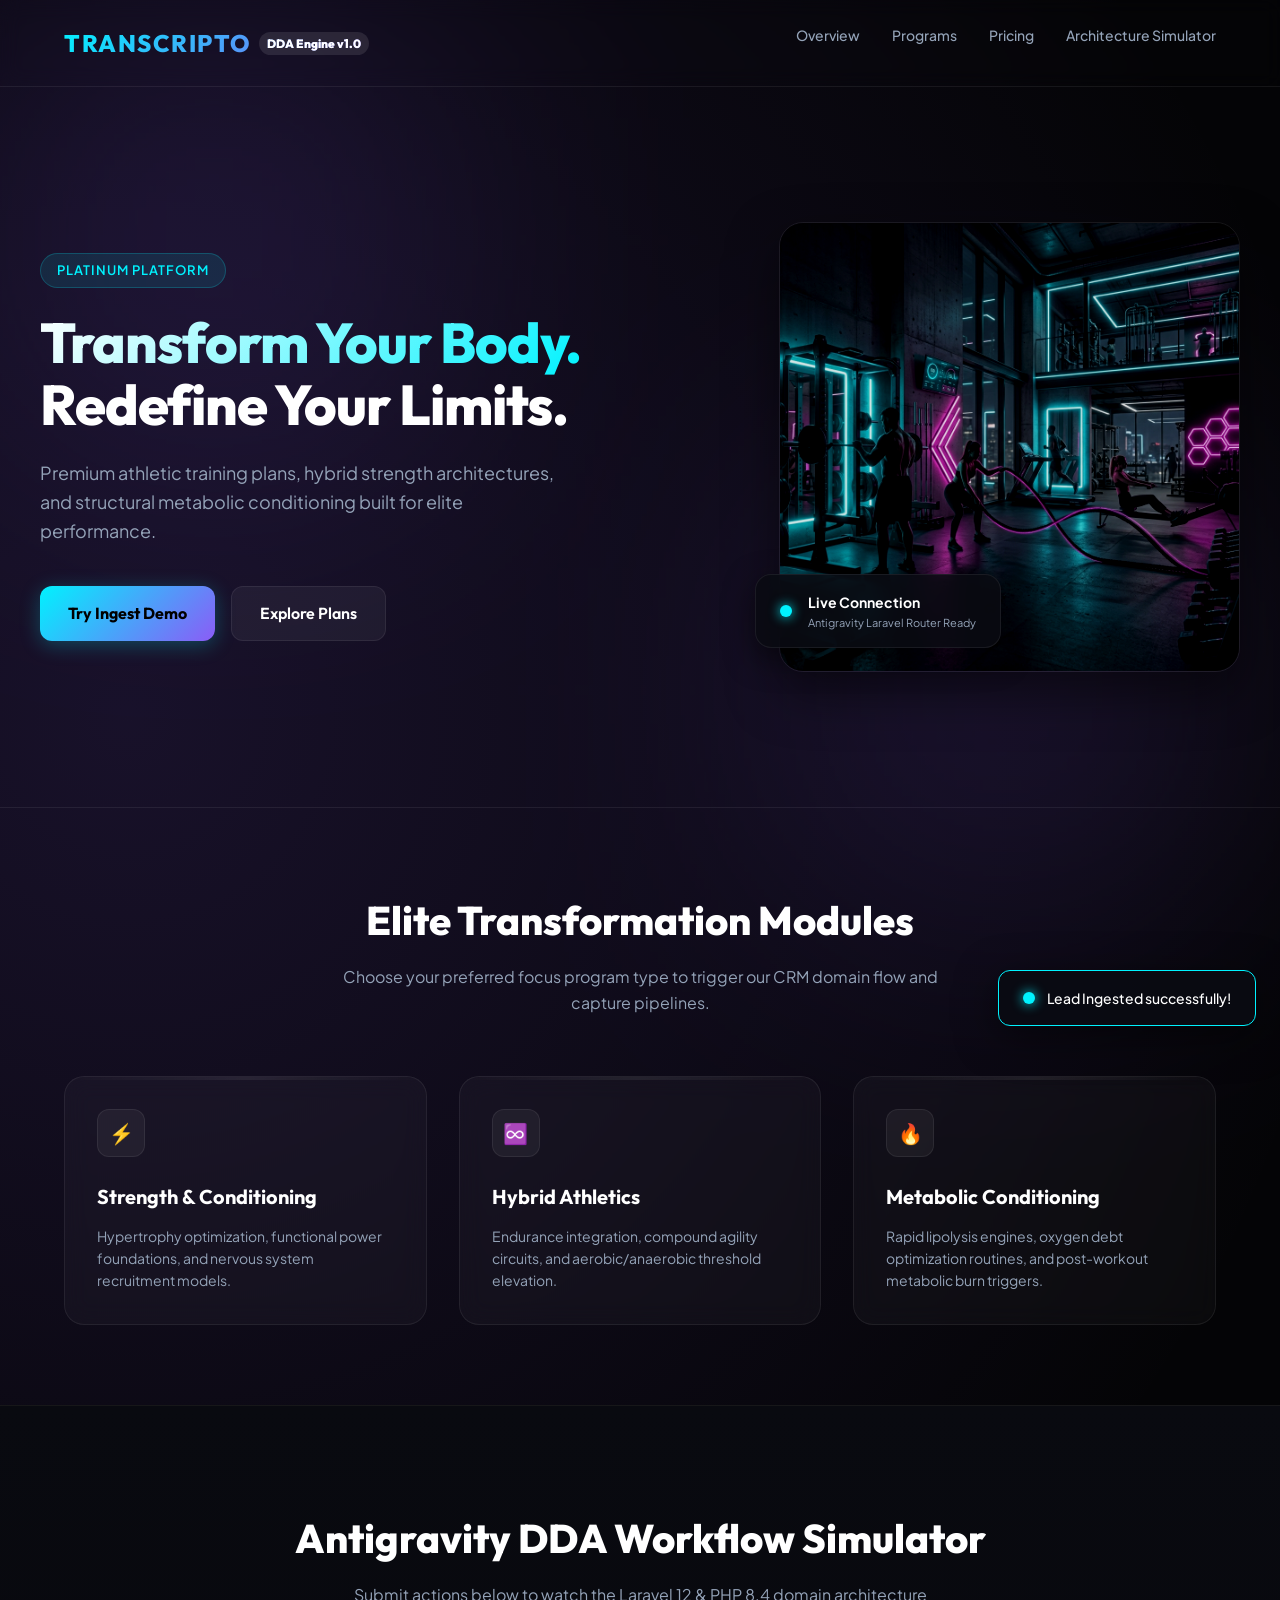
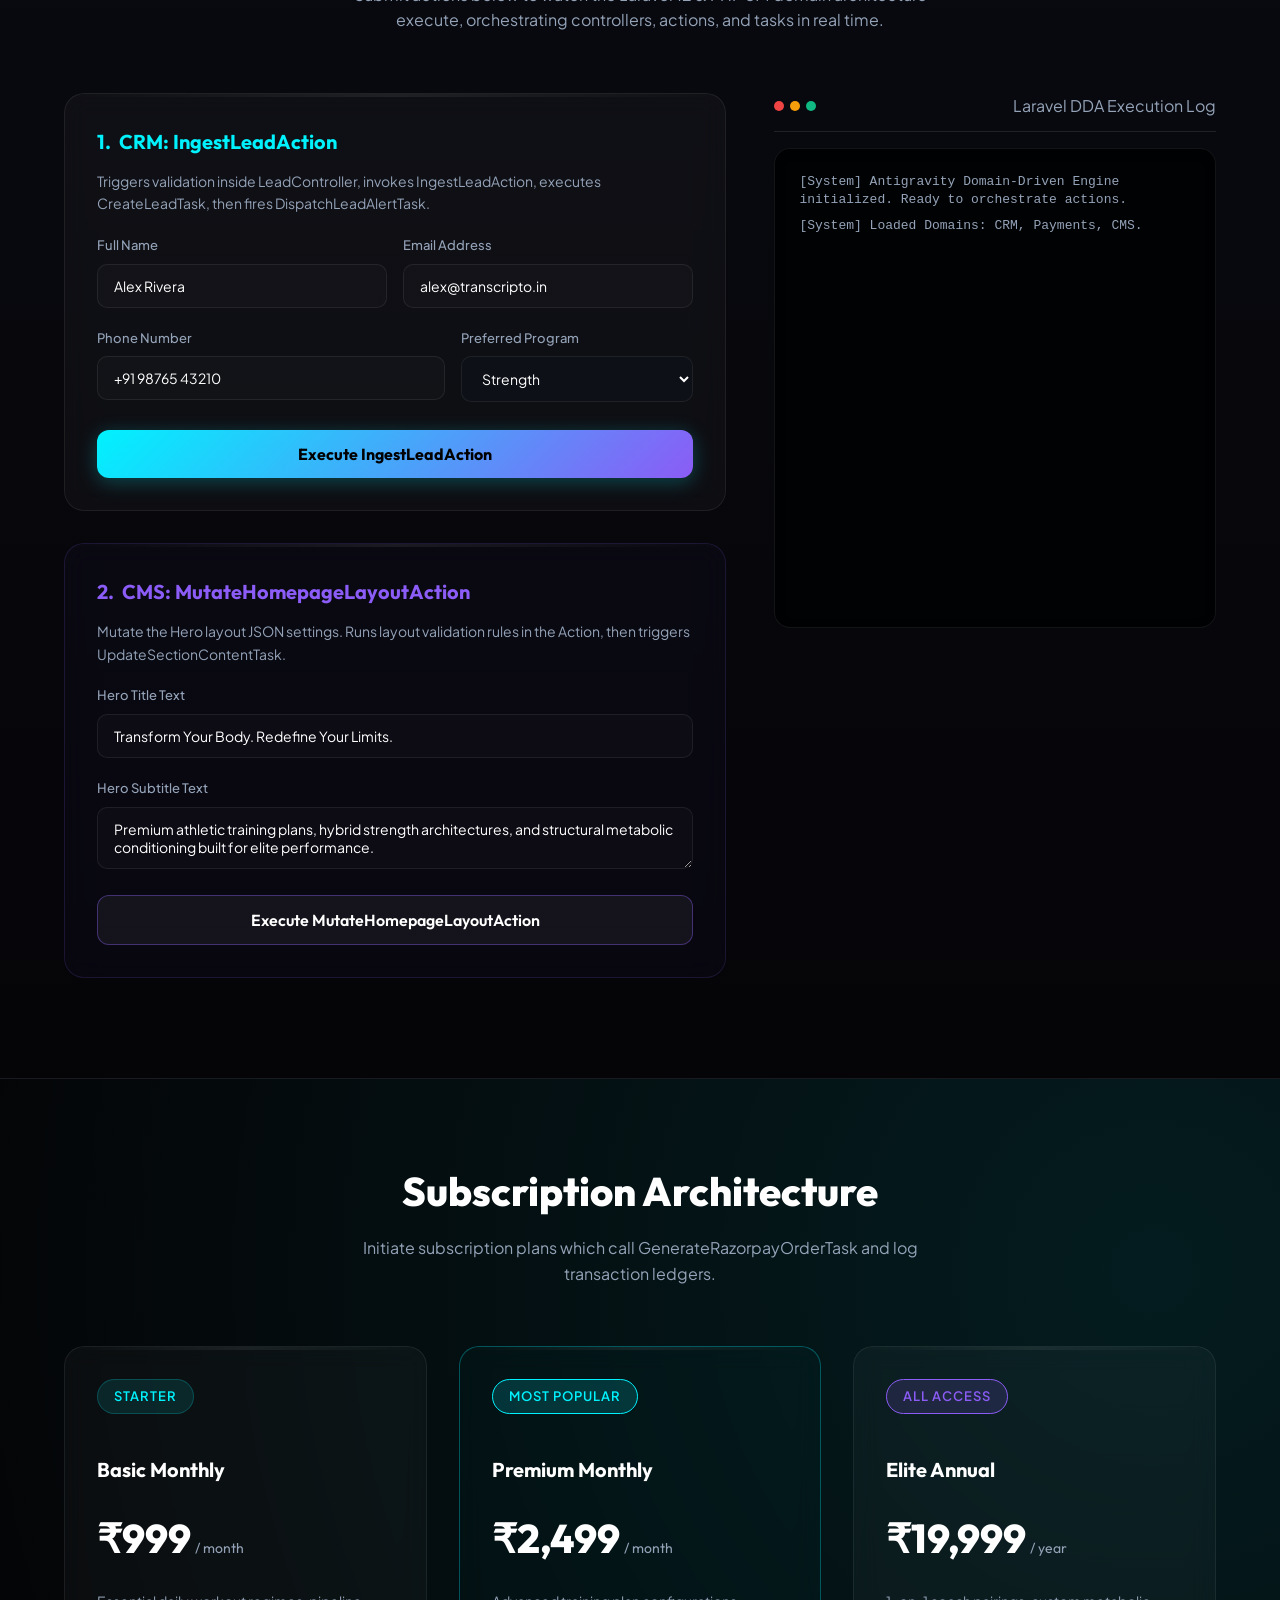
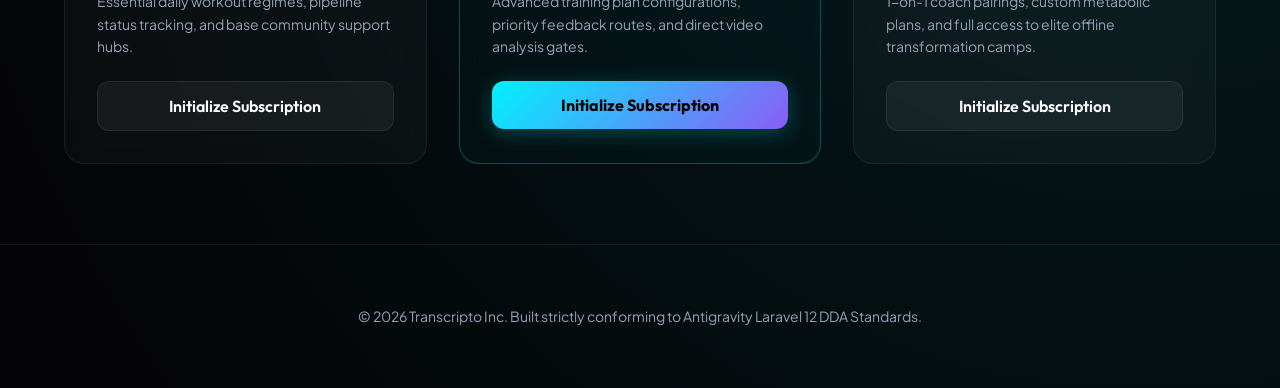
<file: public/preview.html>
<!DOCTYPE html>
<html lang="en">
<head>
    <meta charset="UTF-8">
    <meta name="viewport" content="width=device-width, initial-scale=1.0">
    <title>Transcripto | Premium Fitness Transformation</title>
    <meta name="description" content="Witness the ultimate evolution in personalized strength, conditioning, and metabolic wellness with the Transcripto transformation engine.">
    <!-- Google Fonts -->
    <link rel="preconnect" href="https://fonts.googleapis.com">
    <link rel="preconnect" href="https://fonts.gstatic.com" crossorigin>
    <link href="https://fonts.googleapis.com/css2?family=Outfit:wght@300;400;600;800&family=Plus+Jakarta+Sans:wght@300;400;500;700&display=swap" rel="stylesheet">
    <style>
        :root {
            --bg-color: #040406;
            --card-bg: rgba(255, 255, 255, 0.03);
            --card-border: rgba(255, 255, 255, 0.07);
            --text-primary: #ffffff;
            --text-secondary: #94a3b8;
            --accent-cyan: #00f2fe;
            --accent-pink: #fe0879;
            --accent-purple: #8b5cf6;
            --font-head: 'Outfit', sans-serif;
            --font-body: 'Plus Jakarta Sans', sans-serif;
        }

        * {
            margin: 0;
            padding: 0;
            box-sizing: border-box;
        }

        body {
            background-color: var(--bg-color);
            background-image: 
                radial-gradient(circle at 10% 20%, rgba(139, 92, 246, 0.15) 0%, transparent 40%),
                radial-gradient(circle at 90% 80%, rgba(0, 242, 254, 0.1) 0%, transparent 40%);
            color: var(--text-primary);
            font-family: var(--font-body);
            overflow-x: hidden;
            line-height: 1.6;
        }

        /* Ambient Glow Objects */
        .ambient-glow {
            position: absolute;
            width: 300px;
            height: 300px;
            background: var(--accent-purple);
            filter: blur(150px);
            opacity: 0.3;
            pointer-events: none;
            z-index: 0;
        }

        /* Layout Container */
        .container {
            max-width: 1200px;
            margin: 0 auto;
            padding: 0 24px;
            position: relative;
            z-index: 1;
        }

        /* Navigation Header */
        header {
            padding: 24px 0;
            display: flex;
            justify-content: space-between;
            align-items: center;
            border-bottom: 1px solid var(--card-border);
            backdrop-filter: blur(10px);
            position: sticky;
            top: 0;
            z-index: 100;
        }

        .logo {
            font-family: var(--font-head);
            font-weight: 800;
            font-size: 24px;
            letter-spacing: 1.5px;
            background: linear-gradient(135deg, var(--accent-cyan), var(--accent-purple));
            -webkit-background-clip: text;
            -webkit-text-fill-color: transparent;
            display: flex;
            align-items: center;
            gap: 8px;
        }

        .logo span {
            color: var(--text-primary);
            font-size: 12px;
            background: rgba(255, 255, 255, 0.1);
            padding: 2px 8px;
            border-radius: 20px;
            letter-spacing: normal;
            -webkit-text-fill-color: var(--text-primary);
        }

        .nav-links {
            display: flex;
            gap: 32px;
        }

        .nav-links a {
            color: var(--text-secondary);
            text-decoration: none;
            font-size: 14px;
            font-weight: 500;
            transition: color 0.3s;
        }

        .nav-links a:hover {
            color: var(--accent-cyan);
        }

        /* Hero Section */
        .hero {
            display: flex;
            align-items: center;
            justify-content: space-between;
            gap: 48px;
            padding: 80px 0;
            min-height: 80vh;
        }

        .hero-text {
            flex: 1.2;
        }

        .hero-badge {
            background: rgba(0, 242, 254, 0.1);
            color: var(--accent-cyan);
            border: 1px solid rgba(0, 242, 254, 0.2);
            padding: 6px 16px;
            border-radius: 30px;
            font-size: 13px;
            font-weight: 600;
            display: inline-block;
            margin-bottom: 24px;
            text-transform: uppercase;
            letter-spacing: 1px;
        }

        .hero-title {
            font-family: var(--font-head);
            font-weight: 800;
            font-size: 56px;
            line-height: 1.1;
            margin-bottom: 24px;
            letter-spacing: -1px;
        }

        .hero-title span {
            background: linear-gradient(135deg, #ffffff, var(--accent-cyan));
            -webkit-background-clip: text;
            -webkit-text-fill-color: transparent;
        }

        .hero-subtitle {
            font-size: 18px;
            color: var(--text-secondary);
            margin-bottom: 40px;
            max-width: 520px;
        }

        .hero-cta {
            display: flex;
            gap: 16px;
        }

        .btn {
            font-family: var(--font-head);
            font-weight: 600;
            padding: 14px 28px;
            border-radius: 12px;
            font-size: 16px;
            cursor: pointer;
            transition: all 0.3s cubic-bezier(0.4, 0, 0.2, 1);
            text-decoration: none;
            display: inline-flex;
            align-items: center;
            justify-content: center;
            gap: 8px;
        }

        .btn-primary {
            background: linear-gradient(135deg, var(--accent-cyan), var(--accent-purple));
            color: #000;
            font-weight: 700;
            border: none;
            box-shadow: 0 4px 20px rgba(0, 242, 254, 0.25);
        }

        .btn-primary:hover {
            transform: translateY(-2px);
            box-shadow: 0 8px 30px rgba(0, 242, 254, 0.4);
        }

        .btn-secondary {
            background: rgba(255, 255, 255, 0.05);
            color: var(--text-primary);
            border: 1px solid var(--card-border);
        }

        .btn-secondary:hover {
            background: rgba(255, 255, 255, 0.1);
            border-color: rgba(255, 255, 255, 0.2);
            transform: translateY(-2px);
        }

        .hero-visual {
            flex: 0.8;
            position: relative;
        }

        .hero-image-wrapper {
            width: 100%;
            height: 450px;
            border-radius: 24px;
            overflow: hidden;
            border: 1px solid var(--card-border);
            box-shadow: 0 20px 50px rgba(0,0,0,0.5);
            position: relative;
        }

        .hero-image {
            width: 100%;
            height: 100%;
            object-fit: cover;
            filter: brightness(0.85) contrast(1.1);
            transition: transform 0.8s ease;
        }

        .hero-image-wrapper:hover .hero-image {
            transform: scale(1.05);
        }

        .hero-overlay-card {
            position: absolute;
            bottom: 24px;
            left: -24px;
            background: rgba(10, 11, 18, 0.85);
            backdrop-filter: blur(12px);
            border: 1px solid var(--card-border);
            padding: 16px 24px;
            border-radius: 16px;
            display: flex;
            align-items: center;
            gap: 16px;
            box-shadow: 0 10px 30px rgba(0,0,0,0.5);
            animation: float 4s ease-in-out infinite;
        }

        @keyframes float {
            0%, 100% { transform: translateY(0); }
            50% { transform: translateY(-8px); }
        }

        .glow-dot {
            width: 12px;
            height: 12px;
            background: var(--accent-cyan);
            border-radius: 50%;
            box-shadow: 0 0 12px var(--accent-cyan);
        }

        /* Programs Section */
        .section-title {
            text-align: center;
            margin-bottom: 60px;
        }

        .section-title h2 {
            font-family: var(--font-head);
            font-size: 40px;
            font-weight: 800;
            margin-bottom: 12px;
        }

        .section-title p {
            color: var(--text-secondary);
            font-size: 16px;
            max-width: 600px;
            margin: 0 auto;
        }

        .programs {
            padding: 80px 0;
            border-top: 1px solid var(--card-border);
        }

        .grid-3 {
            display: grid;
            grid-template-columns: repeat(auto-fit, minmax(300px, 1fr));
            gap: 32px;
        }

        .glass-card {
            background: var(--card-bg);
            border: 1px solid var(--card-border);
            border-radius: 20px;
            padding: 32px;
            backdrop-filter: blur(12px);
            transition: all 0.4s cubic-bezier(0.4, 0, 0.2, 1);
            position: relative;
            overflow: hidden;
        }

        .glass-card::before {
            content: '';
            position: absolute;
            top: 0;
            left: 0;
            right: 0;
            height: 3px;
            background: linear-gradient(90deg, transparent, var(--card-border), transparent);
            transition: all 0.4s;
        }

        .glass-card:hover {
            transform: translateY(-6px);
            border-color: rgba(255, 255, 255, 0.15);
            background: rgba(255, 255, 255, 0.05);
            box-shadow: 0 12px 40px rgba(0, 0, 0, 0.4);
        }

        .glass-card:hover::before {
            background: linear-gradient(90deg, transparent, var(--accent-cyan), var(--accent-purple), transparent);
        }

        .card-icon {
            width: 48px;
            height: 48px;
            border-radius: 12px;
            background: rgba(255, 255, 255, 0.05);
            display: flex;
            align-items: center;
            justify-content: center;
            margin-bottom: 24px;
            font-size: 20px;
            border: 1px solid var(--card-border);
            color: var(--accent-cyan);
        }

        .card-title {
            font-family: var(--font-head);
            font-size: 20px;
            font-weight: 700;
            margin-bottom: 12px;
        }

        .card-desc {
            color: var(--text-secondary);
            font-size: 14px;
        }

        /* interactive DDA Simulator */
        .simulator {
            background: linear-gradient(180deg, #090a10 0%, #050508 100%);
            border-top: 1px solid var(--card-border);
            border-bottom: 1px solid var(--card-border);
            padding: 100px 0;
            position: relative;
        }

        .sim-grid {
            display: grid;
            grid-template-columns: 1.2fr 0.8fr;
            gap: 48px;
        }

        .sim-console {
            background: #010204;
            border: 1px solid var(--card-border);
            border-radius: 16px;
            padding: 24px;
            font-family: monospace;
            font-size: 13px;
            color: #10b981;
            height: 480px;
            overflow-y: auto;
            position: relative;
            box-shadow: inset 0 2px 8px rgba(0,0,0,0.8);
        }

        .console-header {
            display: flex;
            justify-content: space-between;
            align-items: center;
            border-bottom: 1px solid rgba(255,255,255,0.1);
            padding-bottom: 12px;
            margin-bottom: 16px;
            color: var(--text-secondary);
        }

        .console-dots {
            display: flex;
            gap: 6px;
        }

        .dot-red { background: #ef4444; width: 10px; height: 10px; border-radius: 50%; }
        .dot-yellow { background: #f59e0b; width: 10px; height: 10px; border-radius: 50%; }
        .dot-green { background: #10b981; width: 10px; height: 10px; border-radius: 50%; }

        .console-line {
            margin-bottom: 8px;
            line-height: 1.4;
        }

        .console-line.cmd {
            color: var(--accent-cyan);
        }

        .console-line.info {
            color: var(--text-secondary);
        }

        .console-line.success {
            color: #10b981;
        }

        .console-line.error {
            color: var(--accent-pink);
        }

        /* Lead Form styles */
        .form-group {
            margin-bottom: 20px;
        }

        .form-group label {
            display: block;
            font-size: 13px;
            color: var(--text-secondary);
            margin-bottom: 8px;
            font-weight: 500;
        }

        .form-input {
            width: 100%;
            background: rgba(255, 255, 255, 0.02);
            border: 1px solid var(--card-border);
            border-radius: 10px;
            padding: 12px 16px;
            color: #fff;
            font-family: inherit;
            font-size: 14px;
            transition: all 0.3s;
        }

        .form-input:focus {
            outline: none;
            border-color: var(--accent-cyan);
            background: rgba(255, 255, 255, 0.05);
            box-shadow: 0 0 10px rgba(0, 242, 254, 0.15);
        }

        /* Pricing Cards */
        .pricing {
            padding: 80px 0;
        }

        .price-tag {
            font-family: var(--font-head);
            font-size: 40px;
            font-weight: 800;
            margin: 20px 0;
            color: #fff;
            display: flex;
            align-items: baseline;
            gap: 4px;
        }

        .price-tag span {
            font-size: 14px;
            color: var(--text-secondary);
            font-weight: 400;
        }

        /* CMS Control Panel */
        .cms-panel {
            background: rgba(139, 92, 246, 0.03);
            border: 1px solid rgba(139, 92, 246, 0.15);
        }

        /* Toast notifications */
        .toast {
            position: fixed;
            bottom: 24px;
            right: 24px;
            background: rgba(10, 11, 18, 0.95);
            border: 1px solid var(--accent-cyan);
            border-radius: 12px;
            padding: 16px 24px;
            box-shadow: 0 10px 40px rgba(0,0,0,0.5);
            display: flex;
            align-items: center;
            gap: 12px;
            transform: translateY(150px);
            transition: transform 0.4s cubic-bezier(0.175, 0.885, 0.32, 1.275);
            z-index: 1000;
        }

        .toast.show {
            transform: translateY(0);
        }

        /* Pulse highlight animation */
        @keyframes pulse-highlight {
            0% { box-shadow: 0 0 0 0 rgba(0, 242, 254, 0.7); }
            70% { box-shadow: 0 0 0 15px rgba(0, 242, 254, 0); }
            100% { box-shadow: 0 0 0 0 rgba(0, 242, 254, 0); }
        }

        .pulse-target {
            animation: pulse-highlight 1.5s 1;
        }

        /* Footer */
        footer {
            border-top: 1px solid var(--card-border);
            padding: 60px 0;
            text-align: center;
            color: var(--text-secondary);
            font-size: 14px;
        }
    </style>
</head>
<body>

    <!-- Ambient glows -->
    <div class="ambient-glow" style="top: 10%; left: 5%;"></div>
    <div class="ambient-glow" style="top: 60%; right: 10%;"></div>

    <!-- Header Navigation -->
    <header>
        <div class="container" style="display: flex; justify-content: space-between; width: 100%;">
            <div class="logo">TRANSCRIPTO <span>DDA Engine v1.0</span></div>
            <nav class="nav-links">
                <a href="#hero">Overview</a>
                <a href="#programs">Programs</a>
                <a href="#pricing">Pricing</a>
                <a href="#simulator">Architecture Simulator</a>
            </nav>
        </div>
    </header>

    <!-- Hero Section -->
    <section class="container hero" id="hero">
        <div class="hero-text">
            <div class="hero-badge" id="cms-badge">PLATINUM PLATFORM</div>
            <h1 class="hero-title" id="cms-hero-title"><span>Transform Your Body.</span><br>Redefine Your Limits.</h1>
            <p class="hero-subtitle" id="cms-hero-subtitle">Premium athletic training plans, hybrid strength architectures, and structural metabolic conditioning built for elite performance.</p>
            <div class="hero-cta">
                <a href="#simulator" class="btn btn-primary">Try Ingest Demo</a>
                <a href="#pricing" class="btn btn-secondary">Explore Plans</a>
            </div>
        </div>
        <div class="hero-visual">
            <div class="hero-image-wrapper">
                <img src="hero_fitness_bg.png" alt="Fitness Transformation" class="hero-image">
            </div>
            <div class="hero-overlay-card">
                <div class="glow-dot"></div>
                <div>
                    <div style="font-weight: 700; font-size: 14px;">Live Connection</div>
                    <div style="font-size: 11px; color: var(--text-secondary);">Antigravity Laravel Router Ready</div>
                </div>
            </div>
        </div>
    </section>

    <!-- Programs (CRM Preferred program types) -->
    <section class="programs" id="programs">
        <div class="container">
            <div class="section-title">
                <h2>Elite Transformation Modules</h2>
                <p>Choose your preferred focus program type to trigger our CRM domain flow and capture pipelines.</p>
            </div>
            <div class="grid-3">
                <div class="glass-card">
                    <div class="card-icon">⚡</div>
                    <h3 class="card-title">Strength & Conditioning</h3>
                    <p class="card-desc">Hypertrophy optimization, functional power foundations, and nervous system recruitment models.</p>
                </div>
                <div class="glass-card">
                    <div class="card-icon">♾️</div>
                    <h3 class="card-title">Hybrid Athletics</h3>
                    <p class="card-desc">Endurance integration, compound agility circuits, and aerobic/anaerobic threshold elevation.</p>
                </div>
                <div class="glass-card">
                    <div class="card-icon">🔥</div>
                    <h3 class="card-title">Metabolic Conditioning</h3>
                    <p class="card-desc">Rapid lipolysis engines, oxygen debt optimization routines, and post-workout metabolic burn triggers.</p>
                </div>
            </div>
        </div>
    </section>

    <!-- Interactive Simulator Section -->
    <section class="simulator" id="simulator">
        <div class="container">
            <div class="section-title">
                <h2>Antigravity DDA Workflow Simulator</h2>
                <p>Submit actions below to watch the Laravel 12 & PHP 8.4 domain architecture execute, orchestrating controllers, actions, and tasks in real time.</p>
            </div>

            <div class="sim-grid">
                <!-- Inputs column -->
                <div style="display: flex; flex-direction: column; gap: 32px;">
                    <!-- 1. CRM Lead Ingestion -->
                    <div class="glass-card">
                        <h3 class="card-title" style="color: var(--accent-cyan); display: flex; align-items: center; gap: 8px;">
                            <span>1.</span> CRM: IngestLeadAction
                        </h3>
                        <p class="card-desc" style="margin-bottom: 20px;">Triggers validation inside LeadController, invokes IngestLeadAction, executes CreateLeadTask, then fires DispatchLeadAlertTask.</p>
                        
                        <form id="leadForm" onsubmit="handleLeadSubmit(event)">
                            <div style="display: grid; grid-template-columns: 1fr 1fr; gap: 16px;">
                                <div class="form-group">
                                    <label>Full Name</label>
                                    <input type="text" id="leadName" class="form-input" value="Alex Rivera" required>
                                </div>
                                <div class="form-group">
                                    <label>Email Address</label>
                                    <input type="email" id="leadEmail" class="form-input" value="alex@transcripto.in" required>
                                </div>
                            </div>
                            <div style="display: grid; grid-template-columns: 1.2fr 0.8fr; gap: 16px;">
                                <div class="form-group">
                                    <label>Phone Number</label>
                                    <input type="text" id="leadPhone" class="form-input" value="+91 98765 43210" required>
                                </div>
                                <div class="form-group">
                                    <label>Preferred Program</label>
                                    <select id="leadProgram" class="form-input" style="background: #0e1017;">
                                        <option value="Strength & Conditioning">Strength</option>
                                        <option value="Hybrid Athletics">Hybrid</option>
                                        <option value="Metabolic Conditioning">Metabolic</option>
                                    </select>
                                </div>
                            </div>
                            <button type="submit" class="btn btn-primary" style="width: 100%; margin-top: 8px;">Execute IngestLeadAction</button>
                        </form>
                    </div>

                    <!-- 2. CMS Dynamic Mutation Panel -->
                    <div class="glass-card cms-panel">
                        <h3 class="card-title" style="color: var(--accent-purple); display: flex; align-items: center; gap: 8px;">
                            <span>2.</span> CMS: MutateHomepageLayoutAction
                        </h3>
                        <p class="card-desc" style="margin-bottom: 20px;">Mutate the Hero layout JSON settings. Runs layout validation rules in the Action, then triggers UpdateSectionContentTask.</p>
                        
                        <div class="form-group">
                            <label>Hero Title Text</label>
                            <input type="text" id="cmsTitle" class="form-input" value="Transform Your Body. Redefine Your Limits.">
                        </div>
                        <div class="form-group">
                            <label>Hero Subtitle Text</label>
                            <textarea id="cmsSubtitle" class="form-input" rows="2">Premium athletic training plans, hybrid strength architectures, and structural metabolic conditioning built for elite performance.</textarea>
                        </div>
                        <button onclick="handleCmsMutate()" class="btn btn-secondary" style="width: 100%; border-color: rgba(139, 92, 246, 0.4);">
                            Execute MutateHomepageLayoutAction
                        </button>
                    </div>
                </div>

                <!-- Outputs column: Logs console -->
                <div>
                    <div class="console-header">
                        <div class="console-dots">
                            <span class="dot-red"></span>
                            <span class="dot-yellow"></span>
                            <span class="dot-green"></span>
                        </div>
                        <div>Laravel DDA Execution Log</div>
                    </div>
                    <div class="sim-console" id="console">
                        <div class="console-line info">[System] Antigravity Domain-Driven Engine initialized. Ready to orchestrate actions.</div>
                        <div class="console-line info">[System] Loaded Domains: CRM, Payments, CMS.</div>
                    </div>
                </div>
            </div>
        </div>
    </section>

    <!-- Pricing (Payments Subscription Start) -->
    <section class="pricing" id="pricing">
        <div class="container">
            <div class="section-title">
                <h2>Subscription Architecture</h2>
                <p>Initiate subscription plans which call GenerateRazorpayOrderTask and log transaction ledgers.</p>
            </div>
            <div class="grid-3">
                <!-- Basic Card -->
                <div class="glass-card">
                    <div class="hero-badge">Starter</div>
                    <h3 class="card-title" style="margin-top: 16px;">Basic Monthly</h3>
                    <div class="price-tag">₹999 <span>/ month</span></div>
                    <p class="card-desc" style="margin-bottom: 24px;">Essential daily workout regimes, pipeline status tracking, and base community support hubs.</p>
                    <button onclick="handlePurchase('basic_monthly')" class="btn btn-secondary" style="width: 100%;">Initialize Subscription</button>
                </div>
                <!-- Premium Card -->
                <div class="glass-card" style="border-color: rgba(0, 242, 254, 0.3); background: rgba(0, 242, 254, 0.02);">
                    <div class="hero-badge" style="background: rgba(0,242,254,0.15); border-color: var(--accent-cyan);">Most Popular</div>
                    <h3 class="card-title" style="margin-top: 16px;">Premium Monthly</h3>
                    <div class="price-tag">₹2,499 <span>/ month</span></div>
                    <p class="card-desc" style="margin-bottom: 24px;">Advanced training plan configurations, priority feedback routes, and direct video analysis gates.</p>
                    <button onclick="handlePurchase('premium_monthly')" class="btn btn-primary" style="width: 100%;">Initialize Subscription</button>
                </div>
                <!-- Elite Card -->
                <div class="glass-card">
                    <div class="hero-badge" style="background: rgba(139,92,246,0.15); border-color: var(--accent-purple); color: var(--accent-purple);">All Access</div>
                    <h3 class="card-title" style="margin-top: 16px;">Elite Annual</h3>
                    <div class="price-tag">₹19,999 <span>/ year</span></div>
                    <p class="card-desc" style="margin-bottom: 24px;">1-on-1 coach pairings, custom metabolic plans, and full access to elite offline transformation camps.</p>
                    <button onclick="handlePurchase('elite_annual')" class="btn btn-secondary" style="width: 100%;">Initialize Subscription</button>
                </div>
            </div>
        </div>
    </section>

    <!-- Toast UI element -->
    <div id="toast" class="toast">
        <div class="glow-dot"></div>
        <div id="toastMessage" style="font-size: 14px; font-weight: 500;">Lead Ingested successfully!</div>
    </div>

    <!-- Footer -->
    <footer>
        <p>&copy; 2026 Transcripto Inc. Built strictly conforming to Antigravity Laravel 12 DDA Standards.</p>
    </footer>

    <!-- Interactive script logic -->
    <script>
        const consoleEl = document.getElementById('console');
        const toastEl = document.getElementById('toast');
        const toastMsgEl = document.getElementById('toastMessage');

        function addLog(text, type = 'info') {
            const line = document.createElement('div');
            line.className = `console-line ${type}`;
            const time = new Date().toLocaleTimeString();
            line.innerHTML = `[${time}] ${text}`;
            consoleEl.appendChild(line);
            consoleEl.scrollTop = consoleEl.scrollHeight;
        }

        function showToast(message, isSuccess = true) {
            toastMsgEl.textContent = message;
            toastEl.style.borderColor = isSuccess ? 'var(--accent-cyan)' : 'var(--accent-pink)';
            toastEl.classList.add('show');
            setTimeout(() => {
                toastEl.classList.remove('show');
            }, 4000);
        }

        // 1. CRM Lead Submit mock
        function handleLeadSubmit(e) {
            e.preventDefault();
            const name = document.getElementById('leadName').value;
            const email = document.getElementById('leadEmail').value;
            const phone = document.getElementById('leadPhone').value;
            const program = document.getElementById('leadProgram').value;

            addLog(`POST /api/leads request received`, 'cmd');
            addLog(`[HTTP] App\\Http\\Controllers\\CRM\\LeadController::store() invoked.`, 'info');
            addLog(`[Validation] Request validated. full_name="${name}", email_address="${email}"`, 'info');
            
            addLog(`[DDA Action] App\\Domains\\CRM\\Actions\\IngestLeadAction::execute() initiated.`, 'info');
            
            setTimeout(() => {
                addLog(`[DDA Task] App\\Domains\\CRM\\Tasks\\CreateLeadTask::execute() starting database write.`, 'info');
                addLog(`[DB] crm_leads table insert: { full_name: "${name}", email_address: "${email}", phone_number: "${phone}", pipeline_status: "new", preferred_program_type: "${program}" }`, 'success');
            }, 600);

            setTimeout(() => {
                addLog(`[DDA Task] App\\Domains\\CRM\\Tasks\\DispatchLeadAlertTask::execute() started.`, 'info');
                addLog(`[Notification] Route: mail -> gethelp@transcripto.in. App\\Domains\\CRM\\Notifications\\LeadAlertNotification dispatched!`, 'success');
                addLog(`POST /api/leads returns HTTP 201 Created. Success=true.`, 'success');
                showToast(`Lead for ${name} successfully captured! Alert emailed.`);
            }, 1200);
        }

        // 2. Payments Purchase mock
        function handlePurchase(planId) {
            addLog(`POST /api/subscriptions/initialize request received`, 'cmd');
            addLog(`[HTTP] App\\Http\\Controllers\\Payments\\SubscriptionController::initialize() invoked.`, 'info');
            addLog(`[Validation] Request validated. user_id=101, pricing_plan_id="${planId}"`, 'info');
            addLog(`[DDA Action] App\\Domains\\Payments\\Actions\\InitializeSubscriptionAction::execute() started.`, 'info');

            setTimeout(() => {
                addLog(`[DDA Task] App\\Domains\\Payments\\Tasks\\GenerateRazorpayOrderTask::execute() invoking external endpoint v1/orders...`, 'info');
                const mockOrderId = 'order_' + Math.random().toString(36).substr(2, 9).toUpperCase();
                addLog(`[HTTP Client] POST https://api.razorpay.com/v1/orders returns HTTP 200 OK. order_id="${mockOrderId}"`, 'success');

                setTimeout(() => {
                    addLog(`[DDA Task] App\\Domains\\Payments\\Tasks\\LogTransactionLedgerTask::execute() updating ledger...`, 'info');
                    addLog(`[DB] payment_records table write: { user_id: 101, pricing_plan_id: "${planId}", razorpay_order_id: "${mockOrderId}", transaction_status: "initiated" }`, 'success');
                    addLog(`POST /api/subscriptions/initialize returns HTTP 201 Created.`, 'success');
                    showToast(`Order initialized: ${mockOrderId}`);
                }, 800);

            }, 800);
        }

        // 3. CMS Mutate mock
        function handleCmsMutate() {
            const titleVal = document.getElementById('cmsTitle').value;
            const subtitleVal = document.getElementById('cmsSubtitle').value;

            addLog(`PUT /api/homepage-sections/hero request received`, 'cmd');
            addLog(`[HTTP] App\\Http\\Controllers\\CMS\\HomepageSectionController::update() invoked for section_key="hero".`, 'info');
            addLog(`[DDA Action] App\\Domains\\CMS\\Actions\\MutateHomepageLayoutAction::execute() started.`, 'info');

            // Simulate the action validation logic
            if (!titleVal || !subtitleVal) {
                addLog(`[Error] Validation failed in Action: Layout content structure is empty or invalid.`, 'error');
                showToast(`CMS mutation failed: Empty content structure`, false);
                return;
            }

            addLog(`[DDA Task] App\\Domains\\CMS\\Tasks\\UpdateSectionContentTask::execute() updating layout JSON...`, 'info');

            setTimeout(() => {
                addLog(`[DB] homepage_sections table update for section_key="hero" payload updated!`, 'success');
                
                // Dynamically update the website UI with animation
                const heroTitleEl = document.getElementById('cms-hero-title');
                const heroSubtitleEl = document.getElementById('cms-hero-subtitle');

                // Split title value with a break to look like layout
                const words = titleVal.split('. ');
                if (words.length > 1) {
                    heroTitleEl.innerHTML = `<span>${words[0]}.</span><br>${words[1]}`;
                } else {
                    heroTitleEl.innerHTML = `<span>${titleVal}</span>`;
                }
                heroSubtitleEl.textContent = subtitleVal;

                // Trigger pulse animation
                heroTitleEl.classList.add('pulse-target');
                heroSubtitleEl.classList.add('pulse-target');
                
                setTimeout(() => {
                    heroTitleEl.classList.remove('pulse-target');
                    heroSubtitleEl.classList.remove('pulse-target');
                }, 1500);

                addLog(`PUT /api/homepage-sections/hero returns HTTP 200 OK. UI refreshed.`, 'success');
                showToast(`Homepage mutated successfully!`);
            }, 800);
        }
    </script>
</body>
</html>
</file>
